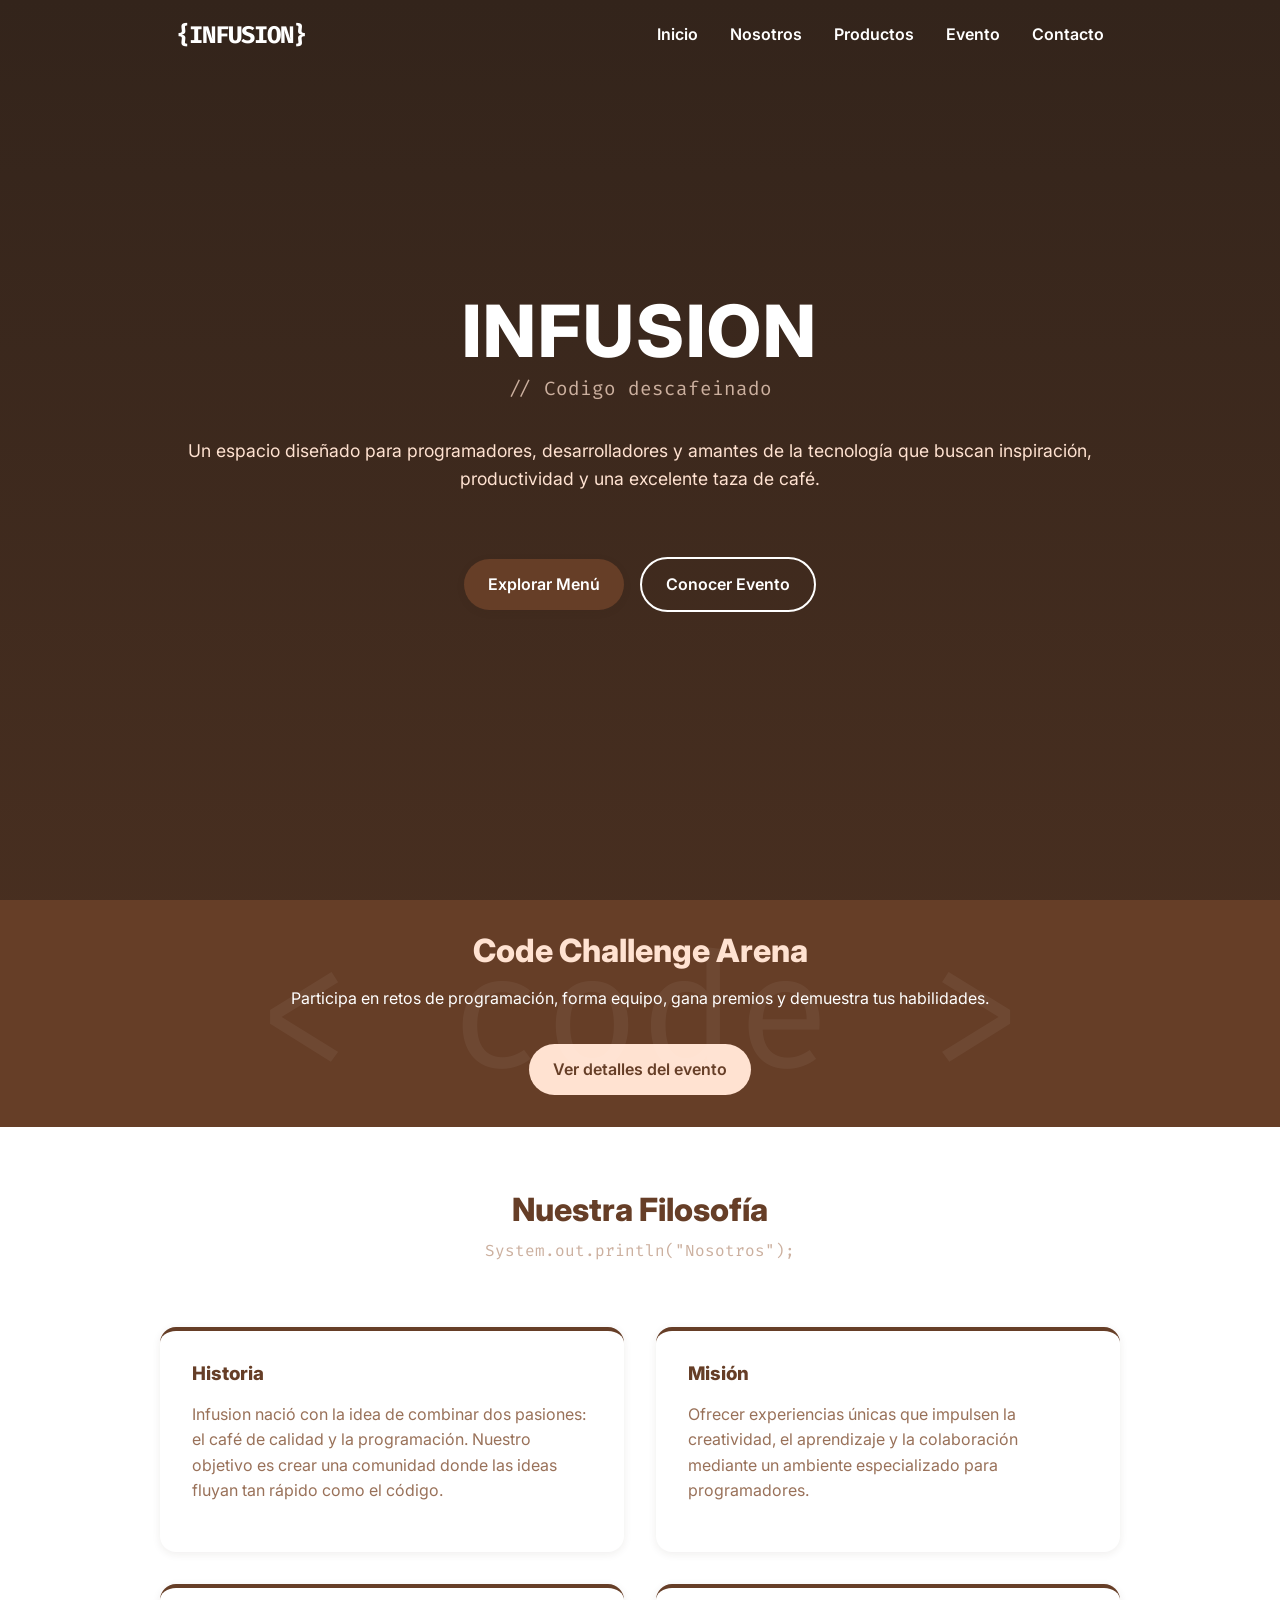
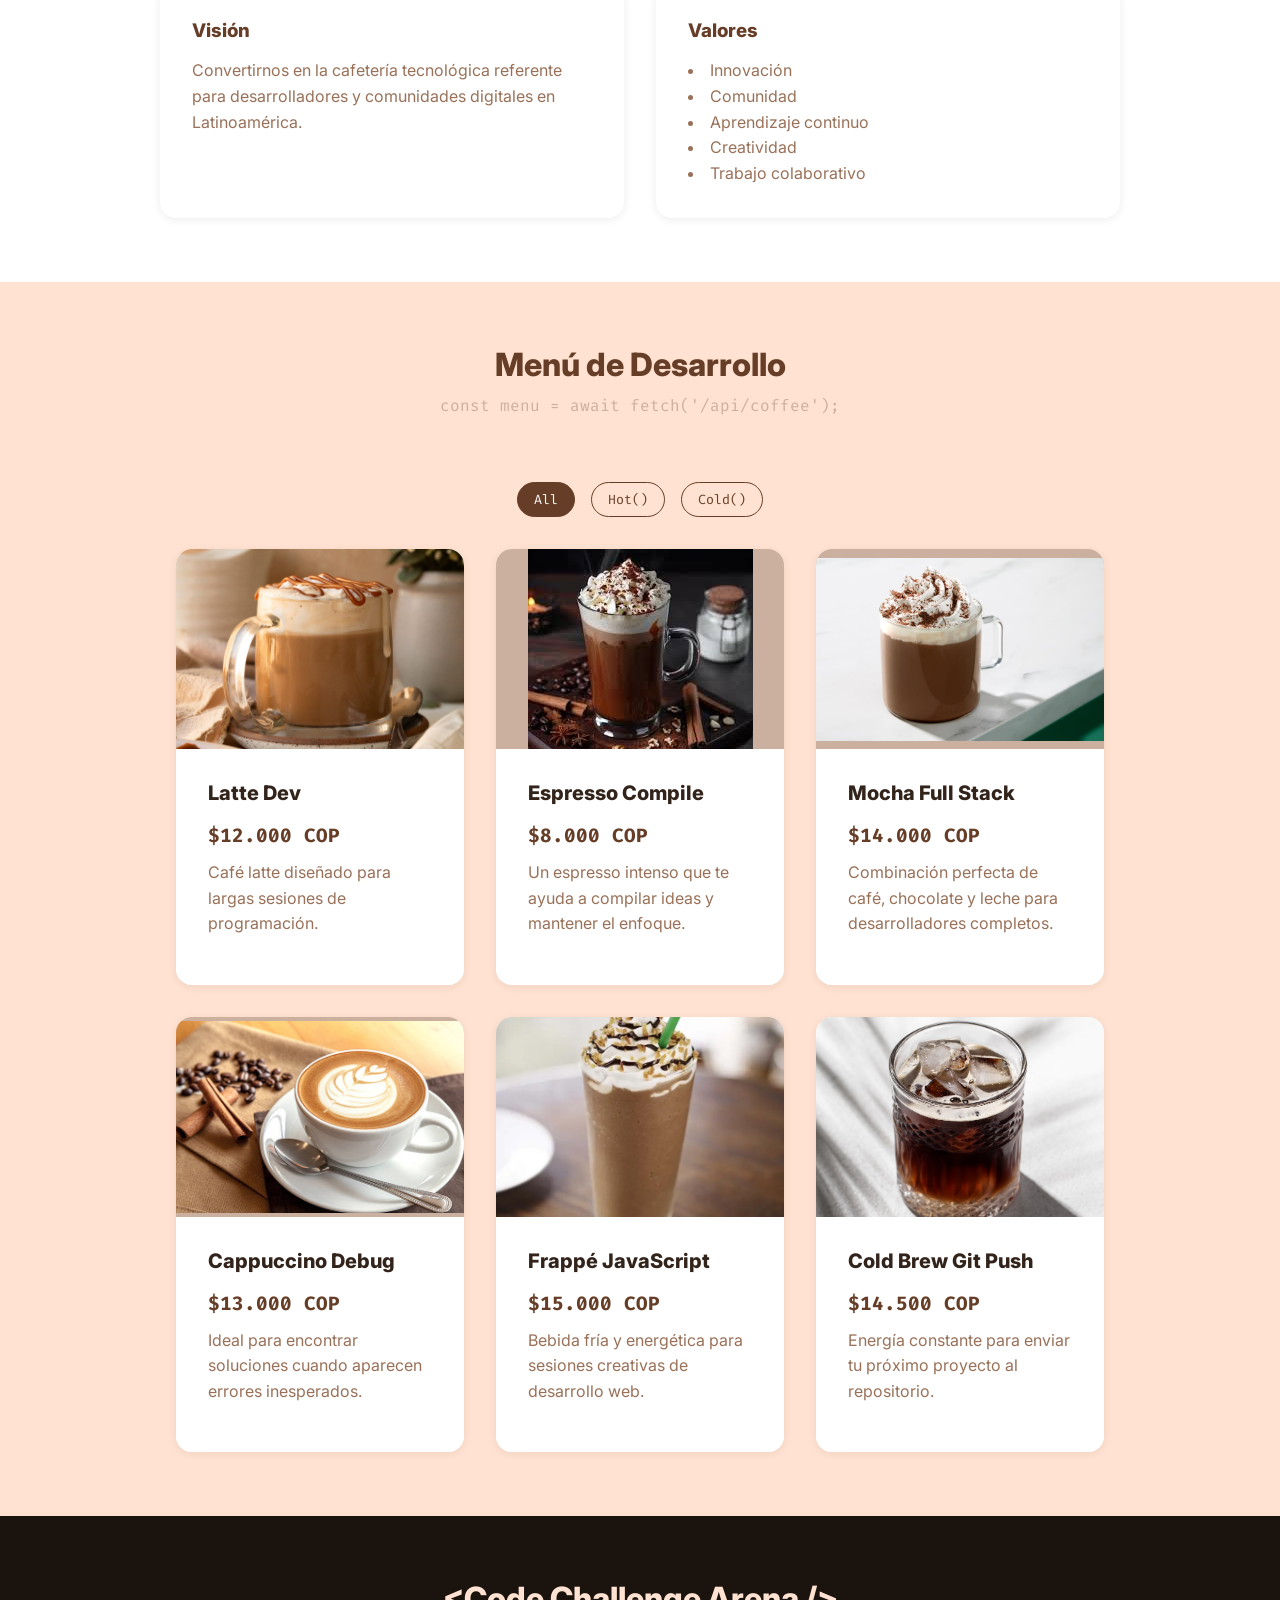
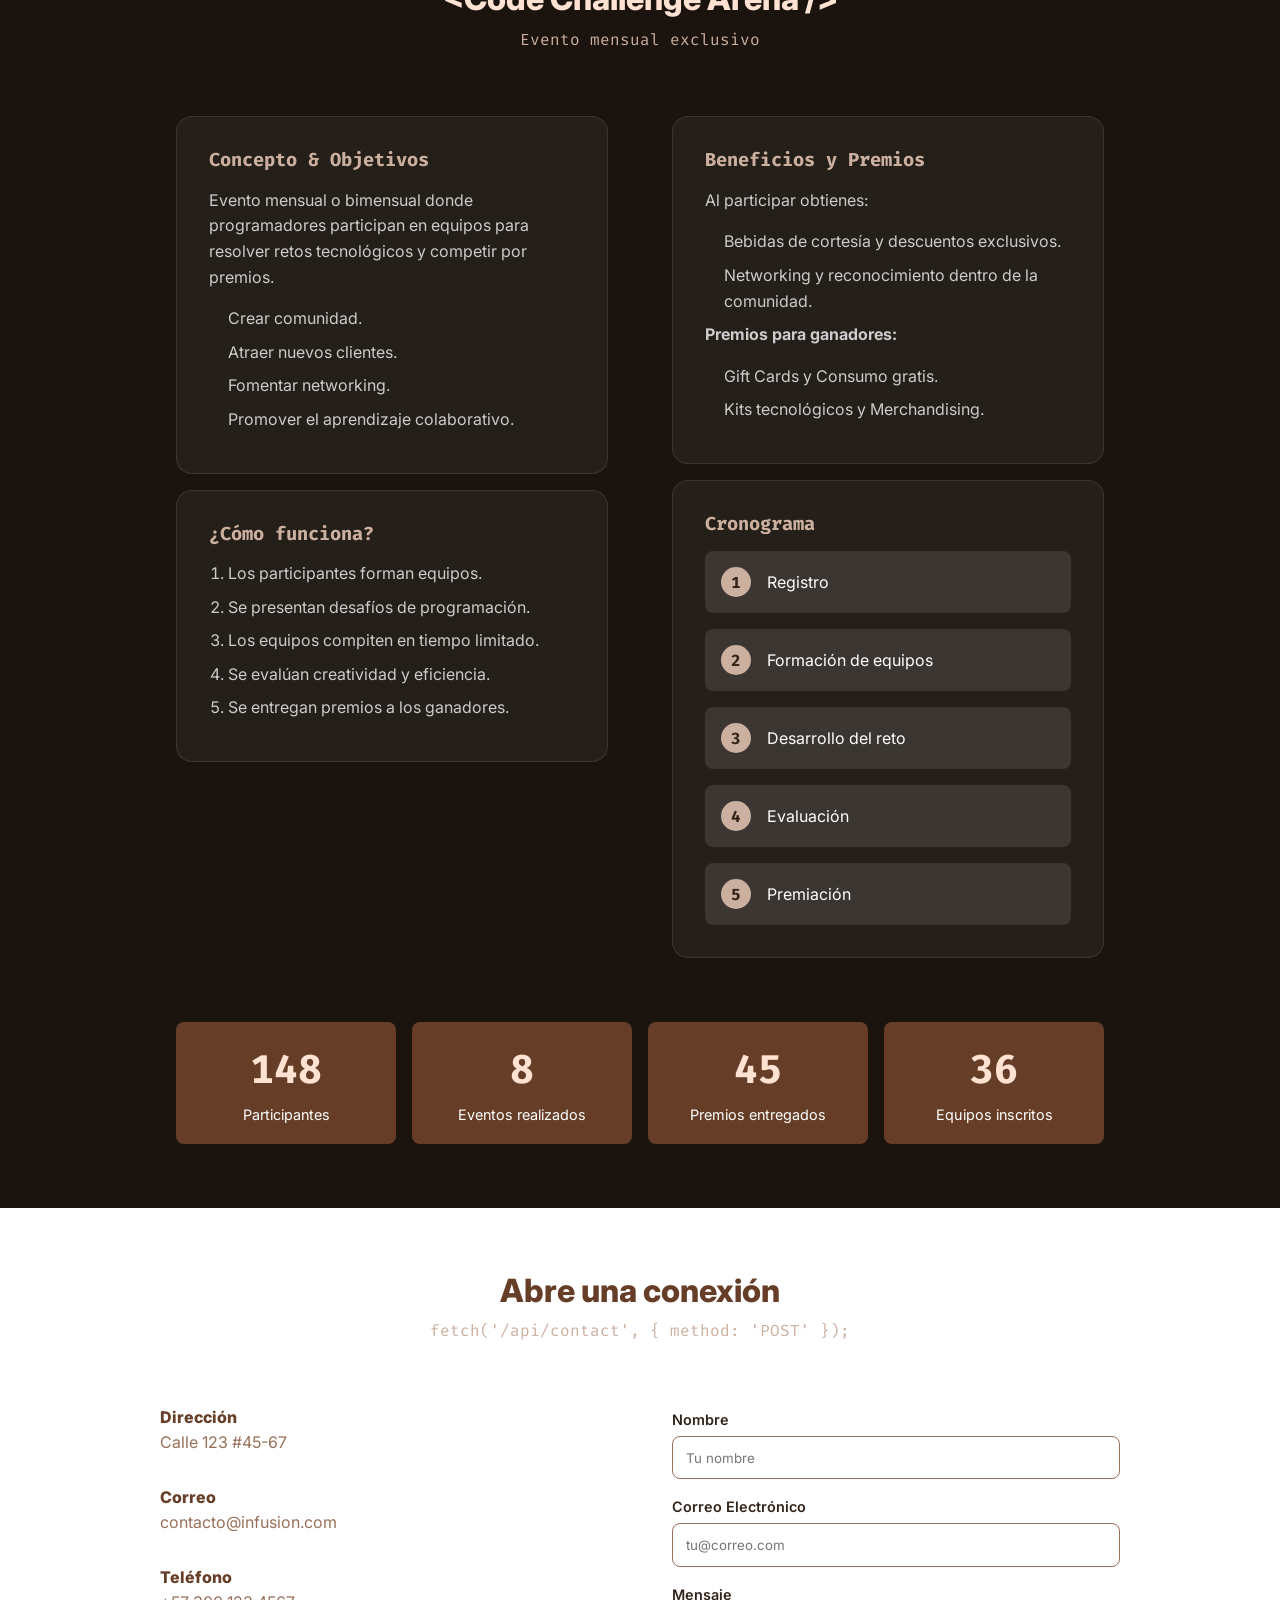
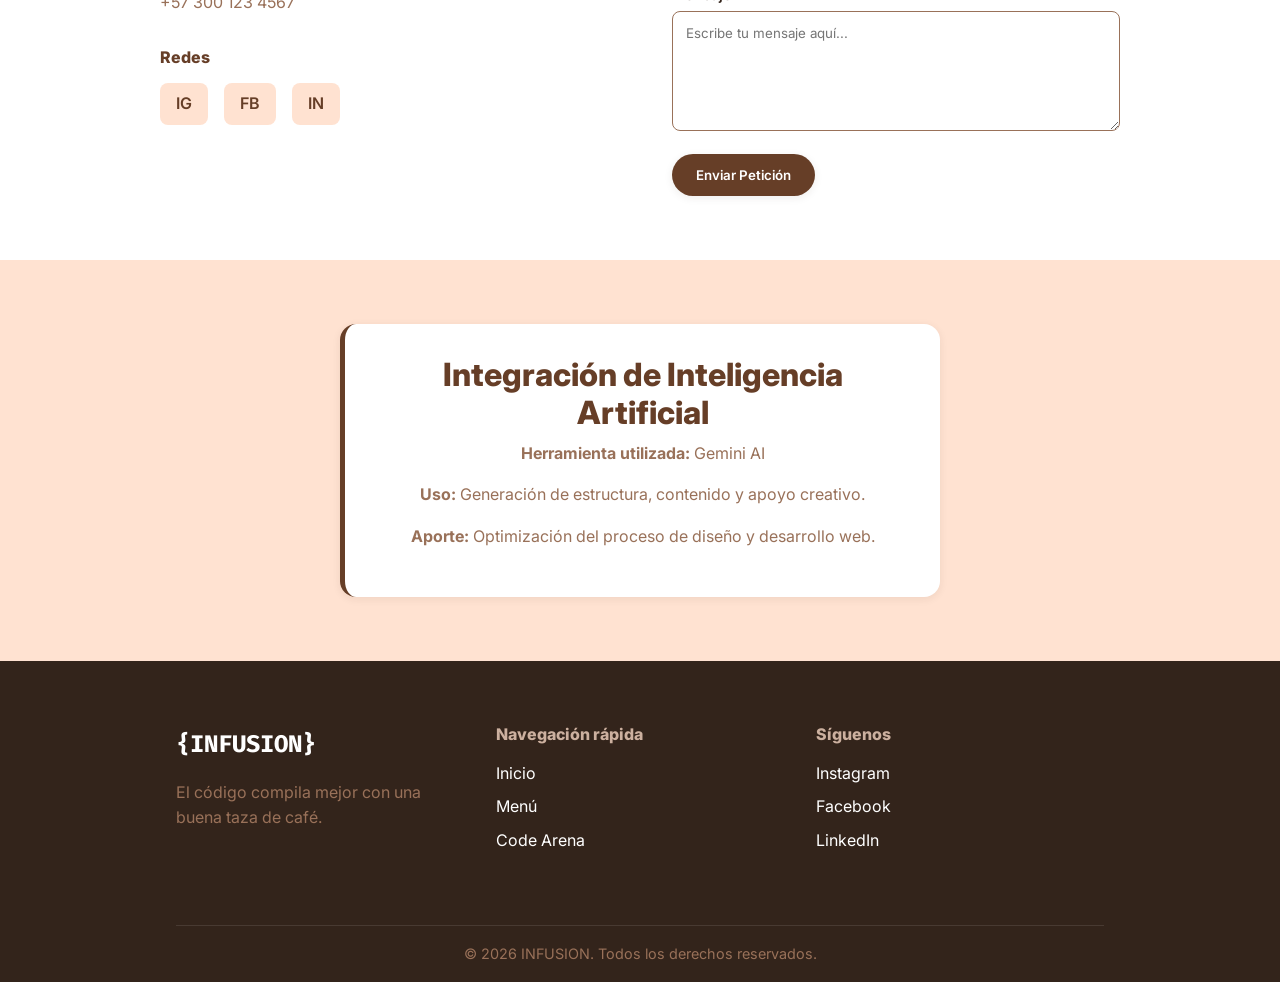
<file: index.html>
<!DOCTYPE html>
<html lang="es">
<head>
  <meta charset="UTF-8">
  <meta name="viewport" content="width=device-width, initial-scale=1.0">
  <title>INFUSION | Código Descafeinado</title>
  <meta name="description" content="Cafetería temática para programadores y amantes de la tecnología.">
  
  <link rel="stylesheet" href="css/variables.css">
  <link rel="stylesheet" href="css/styles.css">
  <link rel="stylesheet" href="css/responsive.css">
</head>
<body>

  <header class="header" id="header">
    <div class="container nav-container">
      <a href="#inicio" class="logo">{INFUSION}</a>
      
      <nav>
        <ul class="nav-menu" id="nav-menu">
          <li><a href="#inicio" class="nav-link">Inicio</a></li>
          <li><a href="#nosotros" class="nav-link">Nosotros</a></li>
          <li><a href="#productos" class="nav-link">Productos</a></li>
          <li><a href="#evento" class="nav-link">Evento</a></li>
          <li><a href="#contacto" class="nav-link">Contacto</a></li>
        </ul>
      </nav>

      <div class="hamburger" id="hamburger">
        <span class="bar"></span>
        <span class="bar"></span>
        <span class="bar"></span>
      </div>
    </div>
  </header>

  <main>
    <section id="inicio" class="hero">
      <div class="hero-video-wrapper">
        <video autoplay muted loop class="hero-video" poster="https://images.unsplash.com/photo-1497935586351-b67a49e012bf?auto=format&fit=crop&w=1920&q=80">
          </video>
        <div class="hero-overlay"></div>
      </div>
      
      <div class="container hero-content reveal">
        <h1 class="hero-brand">INFUSION</h1>
        <span class="hero-slogan">// Codigo descafeinado</span>
        <p class="hero-desc">Un espacio diseñado para programadores, desarrolladores y amantes de la tecnología que buscan inspiración, productividad y una excelente taza de café.</p>
        <div class="hero-buttons">
          <a href="#productos" class="btn btn-primary">Explorar Menú</a>
          <a href="#evento" class="btn btn-secondary">Conocer Evento</a>
        </div>
      </div>
    </section>

    <section id="promo-banner" class="promo-banner reveal">
      <div class="container">
        <h2>Code Challenge Arena</h2>
        <p>Participa en retos de programación, forma equipo, gana premios y demuestra tus habilidades.</p>
        <a href="#evento" class="btn btn-accent">Ver detalles del evento</a>
      </div>
    </section>

    <section id="nosotros" class="section-padding container">
      <div class="text-center reveal">
        <h2 class="section-title">Nuestra Filosofía</h2>
        <span class="section-subtitle">System.out.println("Nosotros");</span>
      </div>
      
      <div class="about-grid">
        <div class="about-card reveal">
          <h3>Historia</h3>
          <p>Infusion nació con la idea de combinar dos pasiones: el café de calidad y la programación. Nuestro objetivo es crear una comunidad donde las ideas fluyan tan rápido como el código.</p>
        </div>
        <div class="about-card reveal">
          <h3>Misión</h3>
          <p>Ofrecer experiencias únicas que impulsen la creatividad, el aprendizaje y la colaboración mediante un ambiente especializado para programadores.</p>
        </div>
        <div class="about-card reveal">
          <h3>Visión</h3>
          <p>Convertirnos en la cafetería tecnológica referente para desarrolladores y comunidades digitales en Latinoamérica.</p>
        </div>
        <div class="about-card reveal">
          <h3>Valores</h3>
          <ul>
            <li>Innovación</li>
            <li>Comunidad</li>
            <li>Aprendizaje continuo</li>
            <li>Creatividad</li>
            <li>Trabajo colaborativo</li>
          </ul>
        </div>
      </div>
    </section>

    <section id="productos" class="section-padding productos">
      <div class="container">
        <div class="text-center reveal">
          <h2 class="section-title">Menú de Desarrollo</h2>
          <span class="section-subtitle">const menu = await fetch('/api/coffee');</span>
        </div>

        <div class="filters reveal">
          <button class="filter-btn active" data-filter="all">All</button>
          <button class="filter-btn" data-filter="hot">Hot()</button>
          <button class="filter-btn" data-filter="cold">Cold()</button>
        </div>

        <div class="products-grid">
          <div class="product-card reveal product-item" data-category="hot">
            <div class="product-img"><img src="/img/latte.jpg" alt="Latte Dev"></div>
            <div class="product-info">
              <h3 class="product-title">Latte Dev</h3>
              <div class="product-price">$12.000 COP</div>
              <p>Café latte diseñado para largas sesiones de programación.</p>
            </div>
          </div>
          <div class="product-card reveal product-item" data-category="hot">
            <div class="product-img"><img src="/img/expresso.jpg" alt="Espresso Compile"></div>
            <div class="product-info">
              <h3 class="product-title">Espresso Compile</h3>
              <div class="product-price">$8.000 COP</div>
              <p>Un espresso intenso que te ayuda a compilar ideas y mantener el enfoque.</p>
            </div>
          </div>
          <div class="product-card reveal product-item" data-category="hot">
            <div class="product-img"><img src="/img/mocha.avif" alt="Mocha Full Stack"></div>
            <div class="product-info">
              <h3 class="product-title">Mocha Full Stack</h3>
              <div class="product-price">$14.000 COP</div>
              <p>Combinación perfecta de café, chocolate y leche para desarrolladores completos.</p>
            </div>
          </div>
          <div class="product-card reveal product-item" data-category="hot">
            <div class="product-img"><img src="/img/capuccino.jpg" alt="Cappuccino Debug"></div>
            <div class="product-info">
              <h3 class="product-title">Cappuccino Debug</h3>
              <div class="product-price">$13.000 COP</div>
              <p>Ideal para encontrar soluciones cuando aparecen errores inesperados.</p>
            </div>
          </div>
          <div class="product-card reveal product-item" data-category="cold">
            <div class="product-img"><img src="/img/frappe.webp" alt="Frappé JavaScript"></div>
            <div class="product-info">
              <h3 class="product-title">Frappé JavaScript</h3>
              <div class="product-price">$15.000 COP</div>
              <p>Bebida fría y energética para sesiones creativas de desarrollo web.</p>
            </div>
          </div>
          <div class="product-card reveal product-item" data-category="cold">
            <div class="product-img"><img src="/img/cold brew.jpg" alt="Cold Brew Git Push"></div>
            <div class="product-info">
              <h3 class="product-title">Cold Brew Git Push</h3>
              <div class="product-price">$14.500 COP</div>
              <p>Energía constante para enviar tu próximo proyecto al repositorio.</p>
            </div>
          </div>
        </div>
      </div>
    </section>

    <section id="evento" class="section-padding evento-exclusivo">
      <div class="container">
        <div class="text-center reveal">
          <h2 class="section-title">&lt;Code Challenge Arena /&gt;</h2>
          <span class="section-subtitle">Evento mensual exclusivo</span>
        </div>

        <div class="evento-grid">
          <div class="evento-column reveal">
            <div class="evento-box">
              <h3>Concepto & Objetivos</h3>
              <p>Evento mensual o bimensual donde programadores participan en equipos para resolver retos tecnológicos y competir por premios.</p>
              <ul>
                <li>Crear comunidad.</li>
                <li>Atraer nuevos clientes.</li>
                <li>Fomentar networking.</li>
                <li>Promover el aprendizaje colaborativo.</li>
              </ul>
            </div>
            
            <div class="evento-box" style="margin-top: 1rem;">
              <h3>¿Cómo funciona?</h3>
              <ol>
                <li>Los participantes forman equipos.</li>
                <li>Se presentan desafíos de programación.</li>
                <li>Los equipos compiten en tiempo limitado.</li>
                <li>Se evalúan creatividad y eficiencia.</li>
                <li>Se entregan premios a los ganadores.</li>
              </ol>
            </div>
          </div>

          <div class="evento-column reveal">
            <div class="evento-box">
              <h3>Beneficios y Premios</h3>
              <p>Al participar obtienes:</p>
              <ul>
                <li>Bebidas de cortesía y descuentos exclusivos.</li>
                <li>Networking y reconocimiento dentro de la comunidad.</li>
              </ul>
              <p><strong>Premios para ganadores:</strong></p>
              <ul>
                <li>Gift Cards y Consumo gratis.</li>
                <li>Kits tecnológicos y Merchandising.</li>
              </ul>
            </div>

            <div class="evento-box" style="margin-top: 1rem;">
              <h3>Cronograma</h3>
              <div class="cronograma">
                <div class="crono-item"><span class="crono-step">1</span> Registro</div>
                <div class="crono-item"><span class="crono-step">2</span> Formación de equipos</div>
                <div class="crono-item"><span class="crono-step">3</span> Desarrollo del reto</div>
                <div class="crono-item"><span class="crono-step">4</span> Evaluación</div>
                <div class="crono-item"><span class="crono-step">5</span> Premiación</div>
              </div>
            </div>
          </div>
        </div>

        <div class="stats-grid reveal" id="stats">
          <div class="stat-item">
            <span class="stat-number" data-target="500">0</span>
            <span class="stat-label">Participantes</span>
          </div>
          <div class="stat-item">
            <span class="stat-number" data-target="24">0</span>
            <span class="stat-label">Eventos realizados</span>
          </div>
          <div class="stat-item">
            <span class="stat-number" data-target="150">0</span>
            <span class="stat-label">Premios entregados</span>
          </div>
          <div class="stat-item">
            <span class="stat-number" data-target="120">0</span>
            <span class="stat-label">Equipos inscritos</span>
          </div>
        </div>

      </div>
    </section>

    <section id="contacto" class="section-padding container">
      <div class="text-center reveal">
        <h2 class="section-title">Abre una conexión</h2>
        <span class="section-subtitle">fetch('/api/contact', { method: 'POST' });</span>
      </div>

      <div class="contacto-grid">
        <div class="info-contacto reveal">
          <div class="info-item">
            <h4>Dirección</h4>
            <p>Calle 123 #45-67</p>
          </div>
          <div class="info-item">
            <h4>Correo</h4>
            <p>contacto@infusion.com</p>
          </div>
          <div class="info-item">
            <h4>Teléfono</h4>
            <p>+57 300 123 4567</p>
          </div>
          <div class="info-item">
            <h4>Redes</h4>
            <div class="social-links">
              <a href="#">IG</a>
              <a href="#">FB</a>
              <a href="#">IN</a>
            </div>
          </div>
        </div>

        <div class="formulario-contacto reveal">
          <div class="form-success" id="form-success">
            ¡Mensaje enviado correctamente! Nos pondremos en contacto pronto.
          </div>
          <form id="contact-form">
            <div class="form-group">
              <label for="nombre">Nombre</label>
              <input type="text" id="nombre" class="form-control" placeholder="Tu nombre">
              <div class="error-msg">El nombre es obligatorio y debe tener más de 2 caracteres.</div>
            </div>
            <div class="form-group">
              <label for="correo">Correo Electrónico</label>
              <input type="email" id="correo" class="form-control" placeholder="tu@correo.com">
              <div class="error-msg">Ingresa un correo electrónico válido.</div>
            </div>
            <div class="form-group">
              <label for="mensaje">Mensaje</label>
              <textarea id="mensaje" class="form-control" placeholder="Escribe tu mensaje aquí..."></textarea>
              <div class="error-msg">El mensaje no puede estar vacío (mín. 10 caracteres).</div>
            </div>
            <button type="submit" class="btn btn-primary">Enviar Petición</button>
          </form>
        </div>
      </div>
    </section>

    <section id="ia-usage" class="section-padding ia-section">
      <div class="container reveal">
        <div class="ia-card">
          <h2 class="section-title">Integración de Inteligencia Artificial</h2>
          <p><strong>Herramienta utilizada:</strong> Gemini AI</p>
          <p><strong>Uso:</strong> Generación de estructura, contenido y apoyo creativo.</p>
          <p><strong>Aporte:</strong> Optimización del proceso de diseño y desarrollo web.</p>
        </div>
      </div>
    </section>
  </main>

  <footer class="footer">
    <div class="container">
      <div class="footer-grid">
        <div>
          <span class="footer-logo">{INFUSION}</span>
          <p>El código compila mejor con una buena taza de café.</p>
        </div>
        <div class="footer-links">
          <h4>Navegación rápida</h4>
          <ul>
            <li><a href="#inicio">Inicio</a></li>
            <li><a href="#productos">Menú</a></li>
            <li><a href="#evento">Code Arena</a></li>
          </ul>
        </div>
        <div class="footer-links">
          <h4>Síguenos</h4>
          <ul>
            <li><a href="#">Instagram</a></li>
            <li><a href="#">Facebook</a></li>
            <li><a href="#">LinkedIn</a></li>
          </ul>
        </div>
      </div>
      <div class="footer-bottom">
        &copy; 2026 INFUSION. Todos los derechos reservados.
      </div>
    </div>
  </footer>

  <button id="btn-top" aria-label="Volver arriba">↑</button>

  <script src="js/main.js"></script>
</body>
</html>
</file>
<file: css/variables.css>
/* =========================================
   VARIABLES GLOBALES (CSS CUSTOM PROPERTIES)
   ========================================= */
:root {
  /* Colores - Paleta Sugerida */
  --color-primary: #663E27;     /* Marrón oscuro - Café intenso */
  --color-secondary: #33241B;   /* Marrón muy oscuro - Base y textos */
  --color-light: #FFE2D1;       /* Crema claro - Fondos suaves */
  --color-accent: #CCB09F;      /* Arena - Elementos secundarios */
  --color-muted: #997159;       /* Marrón medio - Bordes y detalles */
  
  /* Colores de Estado / Extras */
  --color-white: #FFFFFF;
  --color-black: #000000;
  --color-error: #D84315;
  --color-success: #2E7D32;
  --color-bg-dark: #1A130E;

  /* Tipografías (Minimalistas y legibles) */
  --font-primary: 'Inter', -apple-system, BlinkMacSystemFont, 'Segoe UI', Roboto, Helvetica, Arial, sans-serif;
  --font-code: 'Fira Code', 'Courier New', Courier, monospace;

  /* Espaciados (Escala base 8px) */
  --space-xs: 0.5rem;   /* 8px */
  --space-sm: 1rem;     /* 16px */
  --space-md: 2rem;     /* 32px */
  --space-lg: 4rem;     /* 64px */
  --space-xl: 6rem;     /* 96px */

  /* Border Radius */
  --radius-sm: 4px;
  --radius-md: 8px;
  --radius-lg: 16px;
  --radius-pill: 50px;
  --radius-circle: 50%;

  /* Sombras (Soft Shadows) */
  --shadow-sm: 0 2px 8px rgba(51, 36, 27, 0.08);
  --shadow-md: 0 8px 16px rgba(51, 36, 27, 0.12);
  --shadow-lg: 0 16px 32px rgba(51, 36, 27, 0.15);
  --shadow-hover: 0 20px 40px rgba(102, 62, 39, 0.25);

  /* Transiciones */
  --transition-fast: 0.2s ease;
  --transition-normal: 0.3s ease-in-out;
  --transition-slow: 0.5s ease-in-out;
  --transition-bounce: 0.4s cubic-bezier(0.175, 0.885, 0.32, 1.275);
}
</file>
<file: css/styles.css>
/* =========================================
   RESETEO Y ESTILOS BASE (Mobile First)
   ========================================= */
@import url('https://fonts.googleapis.com/css2?family=Fira+Code:wght@400;600&family=Inter:wght@300;400;600;800&display=swap');

* {
  margin: 0;
  padding: 0;
  box-sizing: border-box;
}

html {
  scroll-behavior: smooth; /* Scroll suave nativo */
  font-size: 16px;
}

body {
  font-family: var(--font-primary);
  background-color: var(--color-white);
  color: var(--color-secondary);
  line-height: 1.6;
  overflow-x: hidden;
}

h1, h2, h3, h4 {
  font-weight: 800;
  line-height: 1.2;
  margin-bottom: var(--space-sm);
}

p {
  margin-bottom: var(--space-sm);
  color: var(--color-muted);
}

a {
  text-decoration: none;
  color: inherit;
  transition: color var(--transition-fast);
}

ul {
  list-style: none;
}

img {
  max-width: 100%;
  height: auto;
  display: block;
}

/* =========================================
   COMPONENTES GLOBALES
   ========================================= */
.container {
  width: 100%;
  padding: 0 var(--space-sm);
  margin: 0 auto;
}

.section-padding {
  padding: var(--space-lg) 0;
}

.text-center {
  text-align: center;
}

.section-title {
  font-size: 2rem;
  color: var(--color-primary);
  margin-bottom: var(--space-xs);
}

.section-subtitle {
  font-family: var(--font-code);
  color: var(--color-accent);
  font-size: 1rem;
  margin-bottom: var(--space-lg);
  display: block;
}

/* Botones */
.btn {
  display: inline-block;
  padding: 0.8rem 1.5rem;
  border-radius: var(--radius-pill);
  font-weight: 600;
  cursor: pointer;
  border: none;
  transition: all var(--transition-bounce);
  text-align: center;
  font-family: var(--font-primary);
}

.btn-primary {
  background-color: var(--color-primary);
  color: var(--color-white);
  box-shadow: var(--shadow-sm);
}

.btn-primary:hover {
  background-color: var(--color-secondary);
  box-shadow: var(--shadow-md);
  transform: translateY(-3px);
}

.btn-secondary {
  background-color: transparent;
  color: var(--color-white);
  border: 2px solid var(--color-white);
}

.btn-secondary:hover {
  background-color: var(--color-white);
  color: var(--color-primary);
  transform: translateY(-3px);
}

.btn-accent {
  background-color: var(--color-light);
  color: var(--color-primary);
}

.btn-accent:hover {
  background-color: var(--color-white);
  box-shadow: var(--shadow-hover);
  transform: scale(1.05);
}

/* Animaciones de Scroll (Aparición) */
.reveal {
  opacity: 0;
  transform: translateY(30px);
  transition: all var(--transition-slow);
}

.reveal.active {
  opacity: 1;
  transform: translateY(0);
}

/* =========================================
   HEADER & NAVBAR
   ========================================= */
.header {
  position: fixed;
  top: 0;
  left: 0;
  width: 100%;
  background-color: transparent;
  padding: var(--space-sm) 0;
  z-index: 1000;
  transition: background-color var(--transition-normal), padding var(--transition-normal), box-shadow var(--transition-normal);
}

.header.scrolled {
  background-color: var(--color-white);
  padding: 10px 0;
  box-shadow: var(--shadow-sm);
}

.header.scrolled .logo,
.header.scrolled .nav-link,
.header.scrolled .hamburger .bar {
  color: var(--color-primary);
  background-color: var(--color-primary); /* Para el hamburger */
}

.header.scrolled .logo { background-color: transparent; }
.header.scrolled .nav-link { background-color: transparent; }

.nav-container {
  display: flex;
  justify-content: space-between;
  align-items: center;
}

.logo {
  font-size: 1.5rem;
  font-weight: 800;
  color: var(--color-white);
  font-family: var(--font-code);
  letter-spacing: -1px;
}

.nav-menu {
  position: fixed;
  top: 0;
  left: -100%;
  width: 80%;
  height: 100vh;
  background-color: var(--color-white);
  display: flex;
  flex-direction: column;
  justify-content: center;
  align-items: center;
  gap: var(--space-md);
  transition: left var(--transition-normal);
  box-shadow: var(--shadow-lg);
}

.nav-menu.active {
  left: 0;
}

.nav-link {
  font-size: 1.2rem;
  font-weight: 600;
  color: var(--color-secondary);
}

.nav-link:hover {
  color: var(--color-primary);
}

.hamburger {
  display: block;
  cursor: pointer;
  z-index: 1001; /* Por encima del menú móvil */
}

.hamburger .bar {
  display: block;
  width: 25px;
  height: 3px;
  margin: 5px auto;
  transition: all var(--transition-fast);
  background-color: var(--color-white);
}

.hamburger.active .bar:nth-child(2) { opacity: 0; }
.hamburger.active .bar:nth-child(1) { transform: translateY(8px) rotate(45deg); background-color: var(--color-secondary); }
.hamburger.active .bar:nth-child(3) { transform: translateY(-8px) rotate(-45deg); background-color: var(--color-secondary); }

/* =========================================
   HERO SECTION
   ========================================= */
.hero {
  position: relative;
  height: 100vh;
  min-height: 600px;
  display: flex;
  align-items: center;
  justify-content: center;
  text-align: center;
  color: var(--color-white);
  overflow: hidden;
}

.hero-video-wrapper {
  position: absolute;
  top: 0;
  left: 0;
  width: 100%;
  height: 100%;
  z-index: -2;
  background-color: var(--color-secondary); /* Fallback */
}

.hero-video {
  width: 100%;
  height: 100%;
  object-fit: cover;
  opacity: 0.6;
}

.hero-overlay {
  position: absolute;
  top: 0;
  left: 0;
  width: 100%;
  height: 100%;
  background: linear-gradient(to bottom, rgba(51, 36, 27, 0.8), rgba(102, 62, 39, 0.4));
  z-index: -1;
}

.hero-content {
  max-width: 800px;
  padding: var(--space-sm);
  z-index: 1;
}

.hero-brand {
  font-size: 3.5rem;
  margin-bottom: 0;
  letter-spacing: 2px;
}

.hero-slogan {
  font-family: var(--font-code);
  font-size: 1.2rem;
  color: var(--color-accent);
  margin-bottom: var(--space-md);
  display: block;
}

.hero-desc {
  font-size: 1.1rem;
  color: var(--color-light);
  margin-bottom: var(--space-lg);
}

.hero-buttons {
  display: flex;
  flex-direction: column;
  gap: var(--space-sm);
  align-items: center;
}

/* =========================================
   PROMO BANNER
   ========================================= */
.promo-banner {
  background-color: var(--color-primary);
  color: var(--color-white);
  padding: var(--space-md) var(--space-sm);
  text-align: center;
  position: relative;
  overflow: hidden;
}

.promo-banner::before {
  content: '< code >';
  position: absolute;
  font-family: var(--font-code);
  font-size: 10rem;
  opacity: 0.05;
  top: 50%;
  left: 50%;
  transform: translate(-50%, -50%);
  white-space: nowrap;
}

.promo-banner h2 {
  color: var(--color-light);
  font-size: 2rem;
}

.promo-banner p {
  color: var(--color-white);
  margin-bottom: var(--space-md);
}

/* =========================================
   SECCIÓN NOSOTROS (Institucional)
   ========================================= */
.about-grid {
  display: grid;
  grid-template-columns: 1fr;
  gap: var(--space-md);
  margin-top: var(--space-md);
}

.about-card {
  background-color: var(--color-white);
  padding: var(--space-md);
  border-radius: var(--radius-lg);
  box-shadow: var(--shadow-sm);
  border-top: 4px solid var(--color-primary);
  transition: transform var(--transition-normal), box-shadow var(--transition-normal);
}

.about-card:hover {
  transform: translateY(-10px);
  box-shadow: var(--shadow-md);
}

.about-card h3 {
  color: var(--color-primary);
}

.about-card ul {
  list-style: disc inside;
  color: var(--color-muted);
}

/* =========================================
   CATÁLOGO DE PRODUCTOS
   ========================================= */
.productos {
  background-color: var(--color-light);
}

.filters {
  display: flex;
  justify-content: center;
  gap: var(--space-sm);
  margin-bottom: var(--space-md);
  flex-wrap: wrap;
}

.filter-btn {
  background: transparent;
  border: 1px solid var(--color-primary);
  color: var(--color-primary);
  padding: 0.5rem 1rem;
  border-radius: var(--radius-pill);
  cursor: pointer;
  font-family: var(--font-code);
  transition: all var(--transition-fast);
}

.filter-btn.active, .filter-btn:hover {
  background: var(--color-primary);
  color: var(--color-white);
}

.products-grid {
  display: grid;
  grid-template-columns: 1fr;
  gap: var(--space-md);
}

.product-card {
  background-color: var(--color-white);
  border-radius: var(--radius-lg);
  overflow: hidden;
  box-shadow: var(--shadow-sm);
  transition: all var(--transition-normal);
  position: relative;
  cursor: pointer;
}

.product-card:hover {
  box-shadow: var(--shadow-hover);
  transform: translateY(-5px);
}

.product-img {
  width: 100%;
  height: 200px;
  background-color: var(--color-accent);
  display: flex;
  align-items: center;
  justify-content: center;
  color: var(--color-white);
  font-family: var(--font-code);
  font-size: 1.5rem;
  transition: transform var(--transition-slow);
}

.product-card:hover .product-img {
  transform: scale(1.05);
}

.product-info {
  padding: var(--space-md);
  position: relative;
  background: var(--color-white); /* Cubre la imagen al escalar */
}

.product-title {
  font-size: 1.25rem;
  color: var(--color-secondary);
}

.product-price {
  font-family: var(--font-code);
  color: var(--color-primary);
  font-weight: 800;
  font-size: 1.2rem;
  margin-bottom: var(--space-xs);
}

/* =========================================
   EVENTO EXCLUSIVO (Code Challenge Arena)
   ========================================= */
.evento-exclusivo {
  background-color: var(--color-bg-dark);
  color: var(--color-white);
}

.evento-exclusivo .section-title {
  color: var(--color-light);
}

.evento-grid {
  display: grid;
  grid-template-columns: 1fr;
  gap: var(--space-lg);
}

.evento-box {
  background: rgba(255,255,255,0.05);
  padding: var(--space-md);
  border-radius: var(--radius-lg);
  border: 1px solid rgba(255,255,255,0.1);
}

.evento-box h3 {
  color: var(--color-accent);
  font-family: var(--font-code);
}

.evento-box p, .evento-box li {
  color: #ccc;
}

.evento-box ol, .evento-box ul {
  padding-left: 1.2rem;
}

.evento-box li {
  margin-bottom: 0.5rem;
}

.stats-grid {
  display: grid;
  grid-template-columns: repeat(2, 1fr);
  gap: var(--space-sm);
  margin-top: var(--space-lg);
}

.stat-item {
  text-align: center;
  padding: var(--space-sm);
  background: var(--color-primary);
  border-radius: var(--radius-md);
}

.stat-number {
  font-size: 2.5rem;
  font-weight: 800;
  color: var(--color-light);
  font-family: var(--font-code);
  display: block;
}

.stat-label {
  font-size: 0.9rem;
  color: var(--color-white);
}

.cronograma {
  display: flex;
  flex-direction: column;
  gap: var(--space-sm);
}

.crono-item {
  display: flex;
  align-items: center;
  gap: var(--space-sm);
  background: rgba(255,255,255,0.1);
  padding: var(--space-sm);
  border-radius: var(--radius-md);
}

.crono-step {
  background: var(--color-accent);
  color: var(--color-secondary);
  width: 30px;
  height: 30px;
  display: flex;
  align-items: center;
  justify-content: center;
  border-radius: var(--radius-circle);
  font-weight: bold;
  font-family: var(--font-code);
}

/* =========================================
   CONTACTO
   ========================================= */
.contacto-grid {
  display: grid;
  grid-template-columns: 1fr;
  gap: var(--space-lg);
}

.info-contacto {
  display: flex;
  flex-direction: column;
  gap: var(--space-sm);
}

.info-item h4 {
  color: var(--color-primary);
  margin-bottom: 0.2rem;
}

.social-links {
  display: flex;
  gap: var(--space-sm);
  margin-top: var(--space-sm);
}

.social-links a {
  background: var(--color-light);
  color: var(--color-primary);
  padding: 0.5rem 1rem;
  border-radius: var(--radius-md);
  font-weight: 600;
}

.social-links a:hover {
  background: var(--color-primary);
  color: var(--color-white);
}

.form-group {
  margin-bottom: var(--space-sm);
  position: relative;
}

.form-group label {
  display: block;
  margin-bottom: 0.3rem;
  font-weight: 600;
  font-size: 0.9rem;
}

.form-control {
  width: 100%;
  padding: 0.8rem;
  border: 1px solid var(--color-muted);
  border-radius: var(--radius-md);
  font-family: var(--font-primary);
  transition: border-color var(--transition-fast);
}

.form-control:focus {
  outline: none;
  border-color: var(--color-primary);
  box-shadow: 0 0 0 3px rgba(102, 62, 39, 0.2);
}

textarea.form-control {
  resize: vertical;
  min-height: 120px;
}

.error-msg {
  color: var(--color-error);
  font-size: 0.8rem;
  margin-top: 0.3rem;
  display: none; /* Oculto por defecto */
}

.form-group.error .form-control {
  border-color: var(--color-error);
}

.form-group.error .error-msg {
  display: block;
}

.form-success {
  background: var(--color-success);
  color: var(--color-white);
  padding: var(--space-sm);
  border-radius: var(--radius-md);
  margin-bottom: var(--space-sm);
  display: none;
}

/* =========================================
   USO DE IA
   ========================================= */
.ia-section {
  background-color: var(--color-light);
  text-align: center;
}

.ia-card {
  max-width: 600px;
  margin: 0 auto;
  background: var(--color-white);
  padding: var(--space-md);
  border-radius: var(--radius-lg);
  border-left: 5px solid var(--color-primary);
  box-shadow: var(--shadow-sm);
}

/* =========================================
   FOOTER
   ========================================= */
.footer {
  background-color: var(--color-secondary);
  color: var(--color-white);
  padding: var(--space-lg) 0 var(--space-sm) 0;
}

.footer-grid {
  display: grid;
  grid-template-columns: 1fr;
  gap: var(--space-md);
  margin-bottom: var(--space-lg);
}

.footer-logo {
  font-family: var(--font-code);
  font-size: 1.5rem;
  font-weight: 800;
  margin-bottom: var(--space-sm);
  display: block;
}

.footer-links h4 {
  color: var(--color-accent);
}

.footer-links ul li {
  margin-bottom: 0.5rem;
}

.footer-links a:hover {
  color: var(--color-accent);
}

.footer-bottom {
  text-align: center;
  padding-top: var(--space-sm);
  border-top: 1px solid rgba(255,255,255,0.1);
  font-size: 0.9rem;
  color: var(--color-muted);
}

/* Botón Volver Arriba */
#btn-top {
  position: fixed;
  bottom: 20px;
  right: 20px;
  background: var(--color-primary);
  color: var(--color-white);
  width: 40px;
  height: 40px;
  border-radius: var(--radius-circle);
  border: none;
  cursor: pointer;
  display: flex;
  align-items: center;
  justify-content: center;
  font-size: 1.2rem;
  box-shadow: var(--shadow-md);
  opacity: 0;
  visibility: hidden;
  transition: all var(--transition-normal);
  z-index: 999;
}

#btn-top.show {
  opacity: 1;
  visibility: visible;
}

#btn-top:hover {
  background: var(--color-secondary);
  transform: translateY(-3px);
}
</file>
<file: css/responsive.css>
/* =========================================
   MEDIA QUERIES (Mobile First Escalado)
   ========================================= */

/* Tablet (768px y superior) */
@media screen and (min-width: 768px) {
  .container {
    max-width: 720px;
  }

  .hero-brand {
    font-size: 4.5rem;
  }

  .hero-buttons {
    flex-direction: row;
    justify-content: center;
  }

  .about-grid {
    grid-template-columns: repeat(2, 1fr);
  }

  .products-grid {
    grid-template-columns: repeat(2, 1fr);
  }

  .contacto-grid {
    grid-template-columns: 1fr 1fr;
  }

  .footer-grid {
    grid-template-columns: repeat(3, 1fr);
  }
}

/* Desktop (1024px y superior) */
@media screen and (min-width: 1024px) {
  .container {
    max-width: 960px;
  }

  .hamburger {
    display: none;
  }

  .nav-menu {
    position: static;
    flex-direction: row;
    height: auto;
    width: auto;
    background-color: transparent;
    box-shadow: none;
  }

  .nav-link {
    color: var(--color-white);
    font-size: 1rem;
  }

  .header.scrolled .nav-link {
    color: var(--color-secondary);
  }

  .header.scrolled .nav-link:hover {
    color: var(--color-primary);
  }

  .products-grid {
    grid-template-columns: repeat(3, 1fr);
  }

  .evento-grid {
    grid-template-columns: 1fr 1fr;
  }

  .stats-grid {
    grid-template-columns: repeat(4, 1fr);
  }
}

/* Pantallas Grandes (1440px y superior) */
@media screen and (min-width: 1440px) {
  .container {
    max-width: 1320px;
  }
  
  .hero-brand {
    font-size: 5.5rem;
  }
}
</file>
